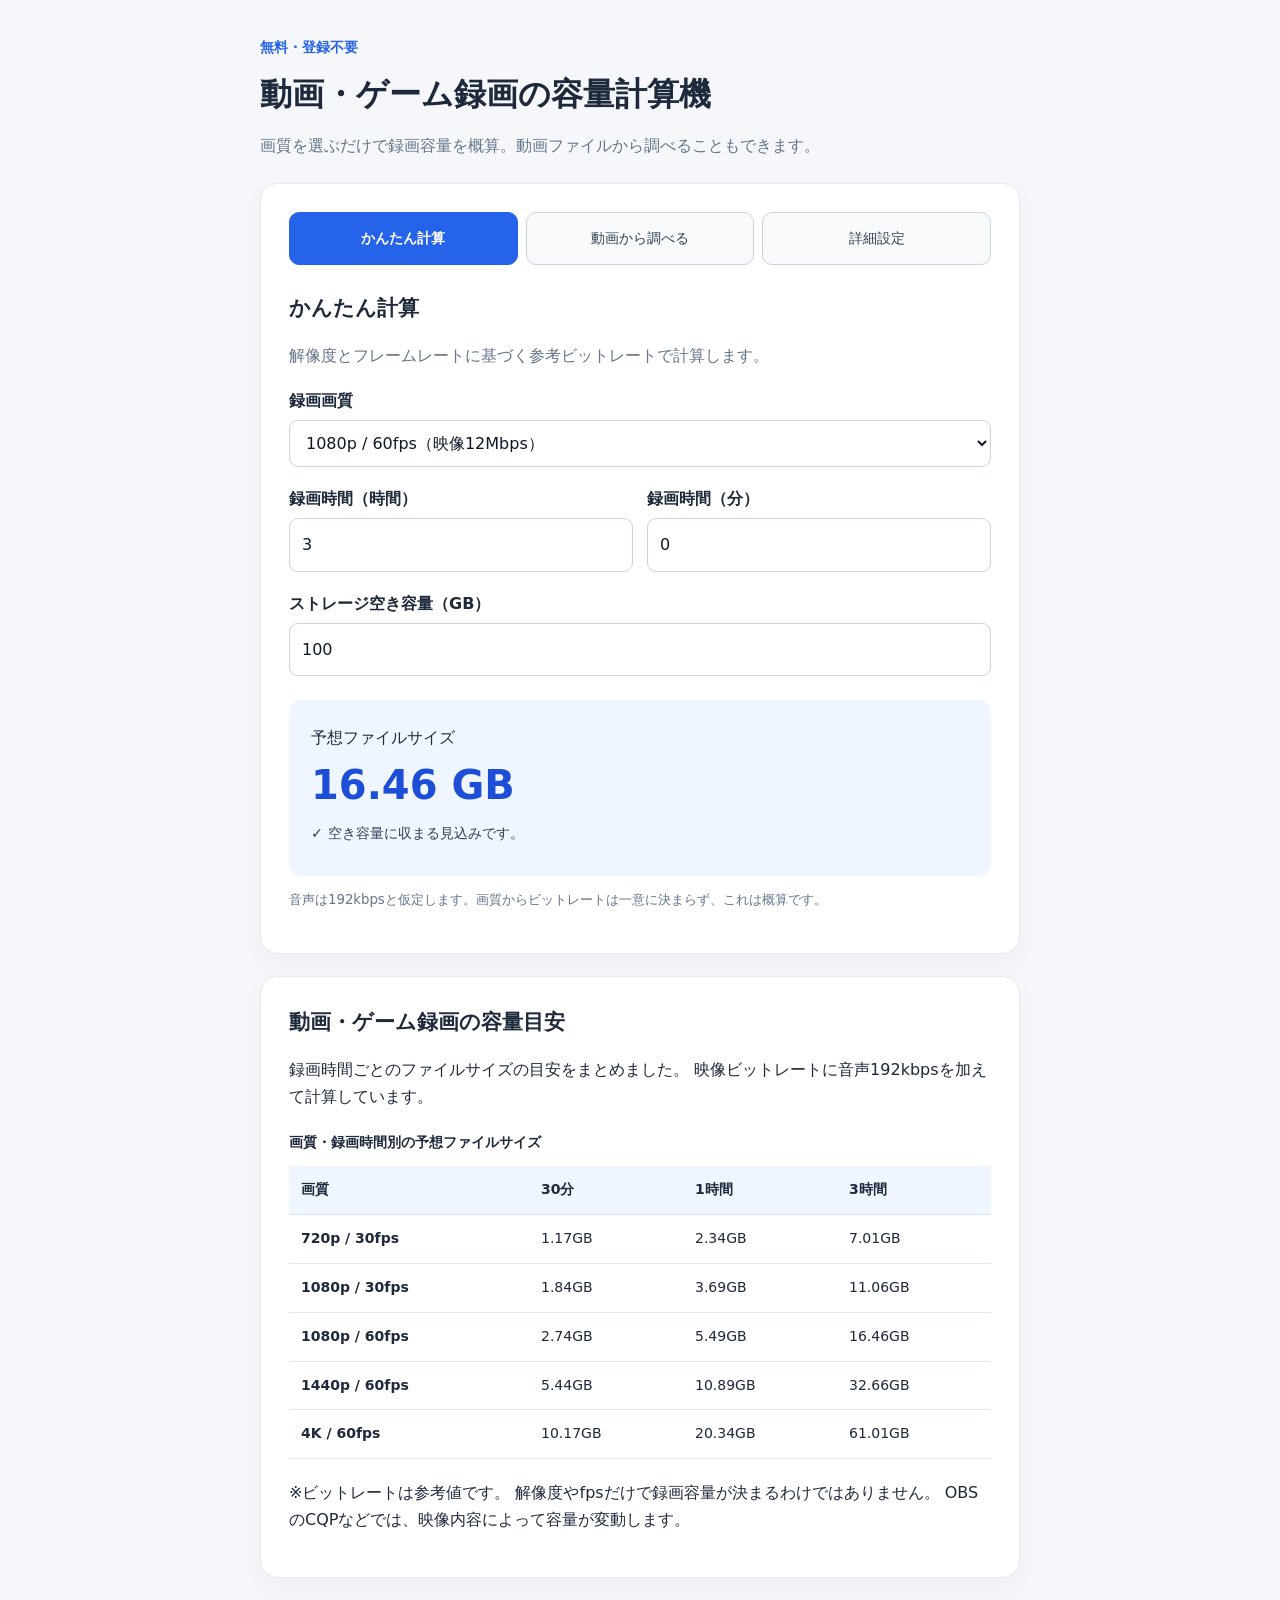
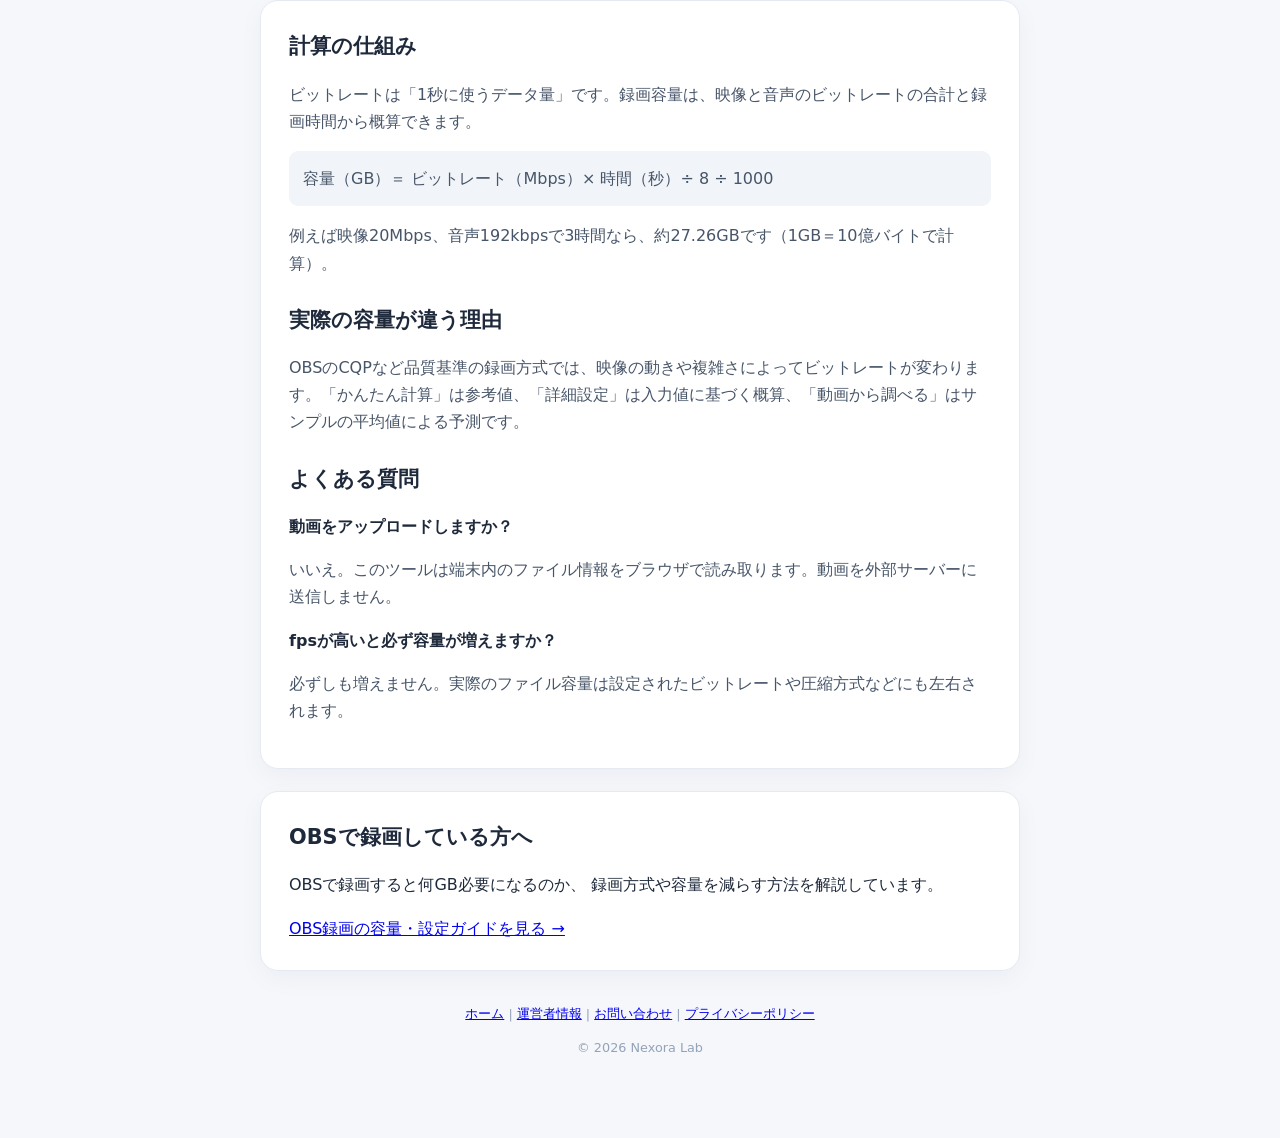
<file: index.html>
<!doctype html>
<html lang="ja">

<head>
  <meta charset="UTF-8">
  <meta name="viewport" content="width=device-width, initial-scale=1">
  <meta name="description" content="動画・ゲーム録画の容量を無料で計算。画質から概算、手元の動画から平均ビットレートを推定、OBSの設定値から詳細計算できます。">
  <meta name="google-site-verification" content="ZwyPeO56EyKTEj0ig4Zph3YsP8h_xKl-02OFlChP3ek" />
  <title>動画・ゲーム録画の容量計算機</title>
  <link rel="stylesheet" href="style.css">
  <script src="script.js" defer></script>
  <!-- Cloudflare Web Analytics -->
  <script type='module' src='https://static.cloudflareinsights.com/beacon.min.js' data-cf-beacon='{"token": "d327a57d81ee4e0887fe18182597323a"}'></script>
  <!-- End Cloudflare Web Analytics -->
</head>
<body>
  <main class="container">
    <header class="hero">
      <p class="eyebrow">無料・登録不要</p>
      <h1>動画・ゲーム録画の容量計算機</h1>
      <p>画質を選ぶだけで録画容量を概算。動画ファイルから調べることもできます。</p>
    </header>

    <section class="card" aria-label="容量計算ツール">
      <div class="tabs" role="tablist" aria-label="計算方法">
        <button type="button" class="tab active" role="tab" id="tab-easy" aria-controls="panel-easy" aria-selected="true" tabindex="0" data-tab="easy">かんたん計算</button>
        <button type="button" class="tab" role="tab" id="tab-file" aria-controls="panel-file" aria-selected="false" tabindex="-1" data-tab="file">動画から調べる</button>
        <button type="button" class="tab" role="tab" id="tab-detail" aria-controls="panel-detail" aria-selected="false" tabindex="-1" data-tab="detail">詳細設定</button>
      </div>

      <section id="panel-easy" class="panel" role="tabpanel" aria-labelledby="tab-easy">
        <h2>かんたん計算</h2>
        <p class="muted">解像度とフレームレートに基づく参考ビットレートで計算します。</p>
        <label for="quality">録画画質</label>
        <select id="quality">
          <option value="5">720p / 30fps（映像5Mbps）</option>
          <option value="8">1080p / 30fps（映像8Mbps）</option>
          <option value="12" selected>1080p / 60fps（映像12Mbps）</option>
          <option value="24">1440p / 60fps（映像24Mbps）</option>
          <option value="45">4K / 60fps（映像45Mbps）</option>
        </select>
        <div class="two-col">
          <div>
            <label for="easyHours">録画時間（時間）</label>
            <input id="easyHours" type="number" min="0" step="1" value="3">
          </div>
          <div>
            <label for="easyMinutes">録画時間（分）</label>
            <input id="easyMinutes" type="number" min="0" max="59" step="1" value="0">
          </div>
        </div>
        <label for="easyStorage">ストレージ空き容量（GB）</label>
        <input id="easyStorage" type="number" min="0" step="any" value="100">
        <div class="result" aria-live="polite">
          <p>予想ファイルサイズ</p>
          <output id="easySize" class="big">—</output>
          <p id="easyStatus" class="status"></p>
        </div>
        <p class="muted small">音声は192kbpsと仮定します。画質からビットレートは一意に決まらず、これは概算です。</p>
      </section>

      <section id="panel-file" class="panel" role="tabpanel" aria-labelledby="tab-file" hidden>
        <h2>動画から調べる</h2>
        <p class="muted">サンプル動画のファイルサイズと再生時間から、全体の平均ビットレートを推定します。</p>
        <label for="videoFile">手元の動画を選択</label>
        <input id="videoFile" type="file" accept="video/*,.mp4,.mov,.webm,.mkv">
        <p class="muted small">動画はサーバーへ送信しません。ブラウザで再生時間を読めない形式には対応できません。</p>
        <div class="two-col">
          <div>
            <label for="fileHours">予測する時間（時間）</label>
            <input id="fileHours" type="number" min="0" step="1" value="3">
          </div>
          <div>
            <label for="fileMinutes">予測する時間（分）</label>
            <input id="fileMinutes" type="number" min="0" max="59" step="1" value="0">
          </div>
        </div>
        <div id="fileResult" class="result" aria-live="polite">
          <p>平均総ビットレート</p>
          <output id="detectedBitrate" class="medium">—</output>
          <p>指定時間の予想容量</p>
          <output id="fileSize" class="big">—</output>
          <p id="fileStatus" class="status">動画を選択してください。</p>
        </div>
        <p class="muted small">平均総ビットレートには音声やコンテナ情報なども含まれます。映像内容や録画設定が変わると予測が外れることがあります。</p>
      </section>

      <section id="panel-detail" class="panel" role="tabpanel" aria-labelledby="tab-detail" hidden>
        <h2>詳細設定</h2>
        <p class="muted">OBSなどで設定した映像・音声ビットレートを入力します。</p>
        <label for="videoBitrate">映像ビットレート（Mbps）</label>
        <input id="videoBitrate" type="number" min="0.01" step="any" value="20">
        <label for="audioBitrate">音声ビットレート（kbps）</label>
        <input id="audioBitrate" type="number" min="0" step="any" value="192">
        <div class="two-col">
          <div>
            <label for="detailHours">録画時間（時間）</label>
            <input id="detailHours" type="number" min="0" step="1" value="3">
          </div>
          <div>
            <label for="detailMinutes">録画時間（分）</label>
            <input id="detailMinutes" type="number" min="0" max="59" step="1" value="0">
          </div>
        </div>
        <label for="detailStorage">ストレージ空き容量（GB）</label>
        <input id="detailStorage" type="number" min="0" step="any" value="100">
        <div class="result" aria-live="polite">
          <p>予想ファイルサイズ</p>
          <output id="detailSize" class="big">—</output>
          <p id="detailStatus" class="status"></p>
        </div>
      </section>
    </section>

    <section class="card article" aria-labelledby="capacity-guide">
  <h2 id="capacity-guide">
    動画・ゲーム録画の容量目安
  </h2>

  <p>
    録画時間ごとのファイルサイズの目安をまとめました。
    映像ビットレートに音声192kbpsを加えて計算しています。
  </p>

  <div class="table-wrapper">
    <table>
      <caption>画質・録画時間別の予想ファイルサイズ</caption>

      <thead>
        <tr>
          <th scope="col">画質</th>
          <th scope="col">30分</th>
          <th scope="col">1時間</th>
          <th scope="col">3時間</th>
        </tr>
      </thead>

      <tbody>
        <tr>
          <th scope="row">720p / 30fps</th>
          <td>1.17GB</td>
          <td>2.34GB</td>
          <td>7.01GB</td>
        </tr>

        <tr>
          <th scope="row">1080p / 30fps</th>
          <td>1.84GB</td>
          <td>3.69GB</td>
          <td>11.06GB</td>
        </tr>

        <tr>
          <th scope="row">1080p / 60fps</th>
          <td>2.74GB</td>
          <td>5.49GB</td>
          <td>16.46GB</td>
        </tr>

        <tr>
          <th scope="row">1440p / 60fps</th>
          <td>5.44GB</td>
          <td>10.89GB</td>
          <td>32.66GB</td>
        </tr>

        <tr>
          <th scope="row">4K / 60fps</th>
          <td>10.17GB</td>
          <td>20.34GB</td>
          <td>61.01GB</td>
        </tr>
      </tbody>
    </table>
  </div>

  <p class="hint">
    ※ビットレートは参考値です。
    解像度やfpsだけで録画容量が決まるわけではありません。
    OBSのCQPなどでは、映像内容によって容量が変動します。
  </p>
</section>

    <article class="card guide">
      <h2>計算の仕組み</h2>
      <p>ビットレートは「1秒に使うデータ量」です。録画容量は、映像と音声のビットレートの合計と録画時間から概算できます。</p>
      <p class="formula">容量（GB）＝ ビットレート（Mbps）× 時間（秒）÷ 8 ÷ 1000</p>
      <p>例えば映像20Mbps、音声192kbpsで3時間なら、約27.26GBです（1GB＝10億バイトで計算）。</p>
      <h2>実際の容量が違う理由</h2>
      <p>OBSのCQPなど品質基準の録画方式では、映像の動きや複雑さによってビットレートが変わります。「かんたん計算」は参考値、「詳細設定」は入力値に基づく概算、「動画から調べる」はサンプルの平均値による予測です。</p>
      <h2>よくある質問</h2>
      <h3>動画をアップロードしますか？</h3>
      <p>いいえ。このツールは端末内のファイル情報をブラウザで読み取ります。動画を外部サーバーに送信しません。</p>
      <h3>fpsが高いと必ず容量が増えますか？</h3>
      <p>必ずしも増えません。実際のファイル容量は設定されたビットレートや圧縮方式などにも左右されます。</p>
    </article>
    <section class="card">
  <h2>OBSで録画している方へ</h2>

  <p>
    OBSで録画すると何GB必要になるのか、
    録画方式や容量を減らす方法を解説しています。
  </p>

  <a href="/obs-recording-guide.html">
    OBS録画の容量・設定ガイドを見る →
  </a>
</section>
    <footer>
  <nav aria-label="フッターナビゲーション">
    <a href="/">ホーム</a> |
    <a href="/about.html">運営者情報</a> |
    <a href="/contact.html">お問い合わせ</a> |
    <a href="/privacy.html">プライバシーポリシー</a>
  </nav>

    <p>© 2026 Nexora Lab</p>
</footer>
  </main>
</body>
</html>
</file>
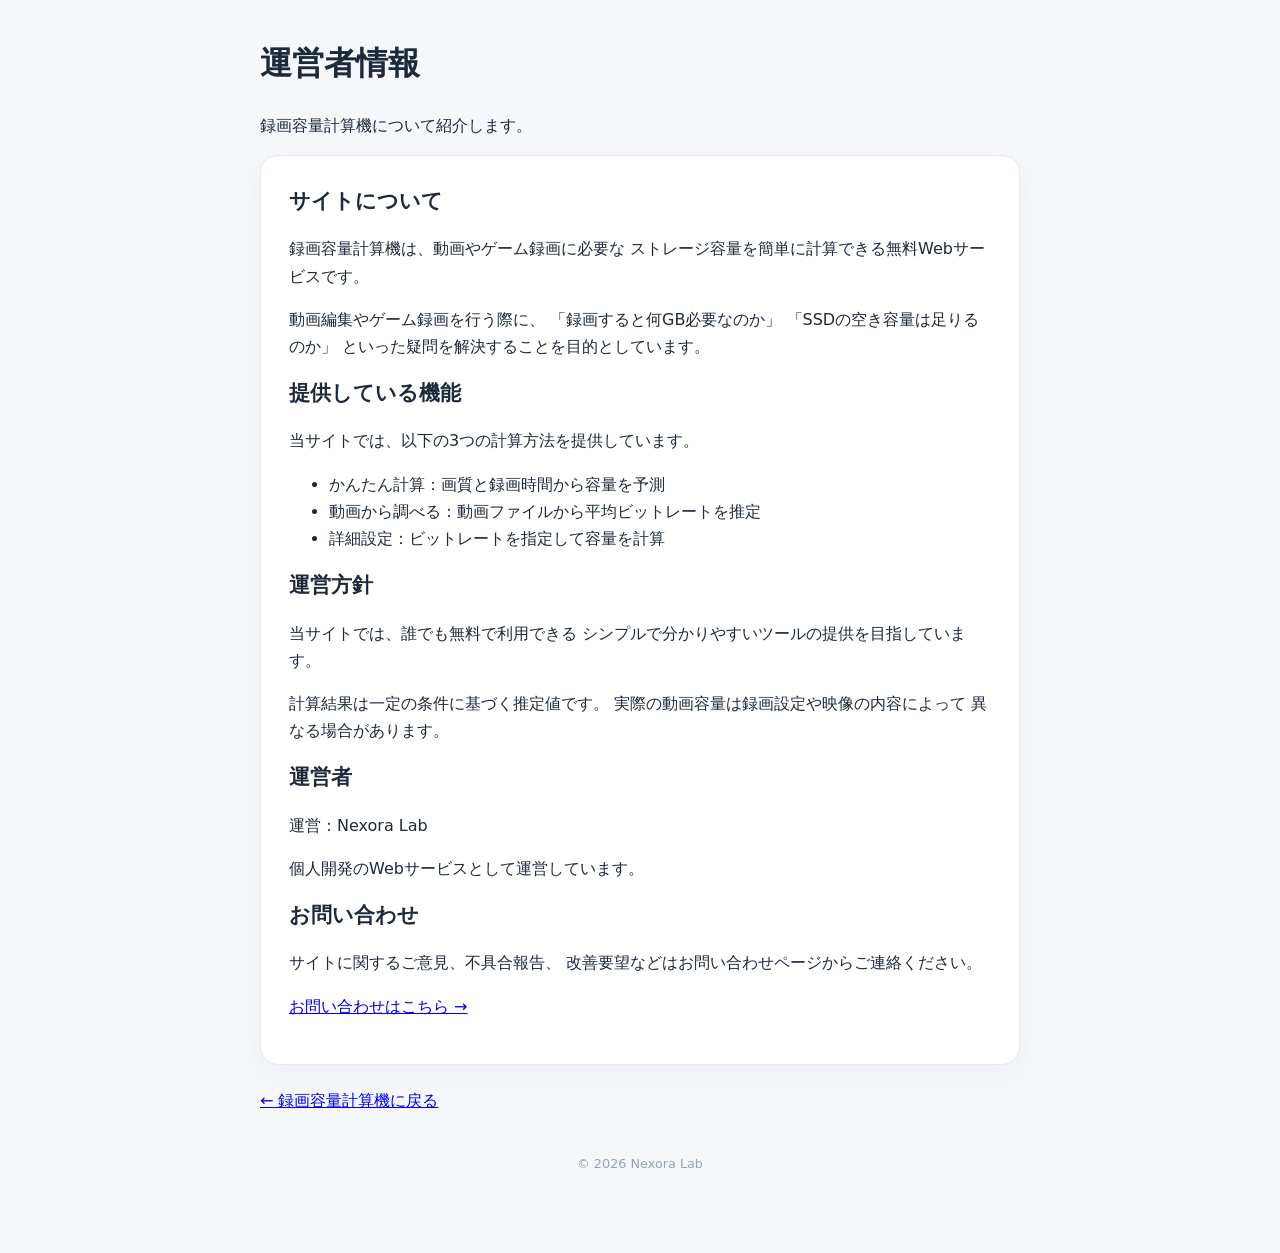
<file: about.html>
<!DOCTYPE html>
<html lang="ja">
<head>
  <meta charset="UTF-8">
  <meta name="viewport" content="width=device-width, initial-scale=1.0">

  <title>運営者情報 | 録画容量計算機</title>

  <meta
    name="description"
    content="録画容量計算機の運営者情報。サイトの目的、提供機能、運営方針について紹介します。"
  >

  <link rel="stylesheet" href="style.css">

  <!-- Cloudflare Web Analytics -->
  <script
    type="module"
    src="https://static.cloudflareinsights.com/beacon.min.js"
    data-cf-beacon='{"token":"d327a57d81ee4e0887fe18182597323a"}'
  ></script>
</head>

<body>
  <main class="container">

    <h1>運営者情報</h1>

    <p class="description">
      録画容量計算機について紹介します。
    </p>

    <section class="card">

      <h2>サイトについて</h2>

      <p>
        録画容量計算機は、動画やゲーム録画に必要な
        ストレージ容量を簡単に計算できる無料Webサービスです。
      </p>

      <p>
        動画編集やゲーム録画を行う際に、
        「録画すると何GB必要なのか」
        「SSDの空き容量は足りるのか」
        といった疑問を解決することを目的としています。
      </p>

      <h2>提供している機能</h2>

      <p>
        当サイトでは、以下の3つの計算方法を提供しています。
      </p>

      <ul>
        <li>かんたん計算：画質と録画時間から容量を予測</li>
        <li>動画から調べる：動画ファイルから平均ビットレートを推定</li>
        <li>詳細設定：ビットレートを指定して容量を計算</li>
      </ul>

      <h2>運営方針</h2>

      <p>
        当サイトでは、誰でも無料で利用できる
        シンプルで分かりやすいツールの提供を目指しています。
      </p>

      <p>
        計算結果は一定の条件に基づく推定値です。
        実際の動画容量は録画設定や映像の内容によって
        異なる場合があります。
      </p>

      <h2>運営者</h2>

      <p>
        運営：Nexora Lab
      </p>

      <p>
        個人開発のWebサービスとして運営しています。
      </p>

      <h2>お問い合わせ</h2>

      <p>
        サイトに関するご意見、不具合報告、
        改善要望などはお問い合わせページからご連絡ください。
      </p>

      <p>
        <a href="/contact.html">お問い合わせはこちら →</a>
      </p>

    </section>

    <p>
      <a href="/">← 録画容量計算機に戻る</a>
    </p>

    <footer>
      <p>© 2026 Nexora Lab</p>
    </footer>

  </main>
</body>
</html>
</file>
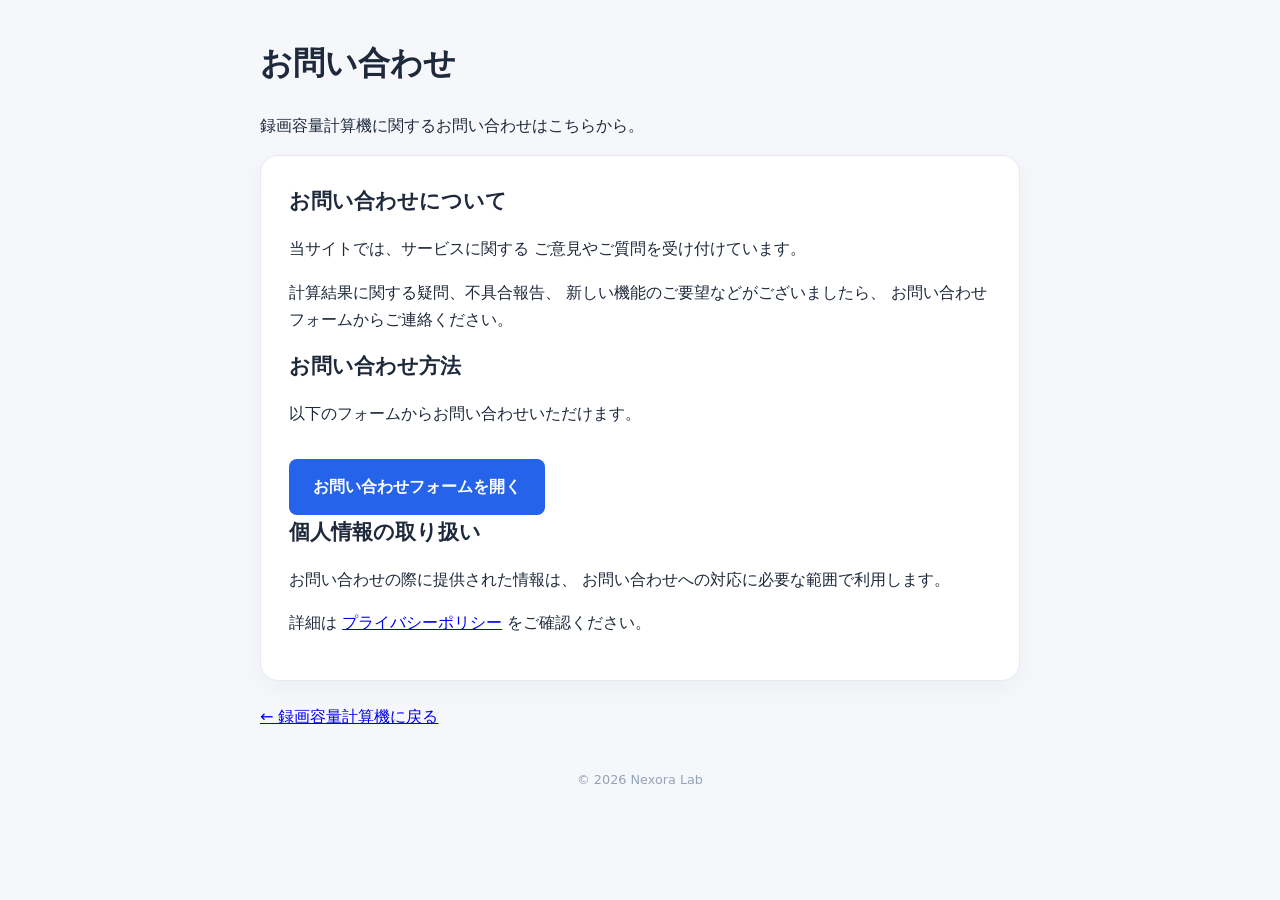
<file: contact.html>
<!DOCTYPE html>
<html lang="ja">
<head>
  <meta charset="UTF-8">
  <meta name="viewport" content="width=device-width, initial-scale=1.0">

  <title>お問い合わせ | 録画容量計算機</title>

  <meta
    name="description"
    content="録画容量計算機へのお問い合わせ、不具合報告、改善要望はこちらから。"
  >

  <link rel="stylesheet" href="style.css">

  <!-- Cloudflare Web Analytics -->
  <script
    type="module"
    src="https://static.cloudflareinsights.com/beacon.min.js"
    data-cf-beacon='{"token":"d327a57d81ee4e0887fe18182597323a"}'
  ></script>
</head>

<body>
  <main class="container">

    <h1>お問い合わせ</h1>

    <p class="description">
      録画容量計算機に関するお問い合わせはこちらから。
    </p>

    <section class="card">

      <h2>お問い合わせについて</h2>

      <p>
        当サイトでは、サービスに関する
        ご意見やご質問を受け付けています。
      </p>

      <p>
        計算結果に関する疑問、不具合報告、
        新しい機能のご要望などがございましたら、
        お問い合わせフォームからご連絡ください。
      </p>

      <h2>お問い合わせ方法</h2>

      <p>
        以下のフォームからお問い合わせいただけます。
      </p>

      <a href="https://forms.gle/UT3aYxvuPyHifxYB6" target="_blank" rel="noopener noreferrer" class="contact-button">
        お問い合わせフォームを開く
      </a>

      <h2>個人情報の取り扱い</h2>

      <p>
        お問い合わせの際に提供された情報は、
        お問い合わせへの対応に必要な範囲で利用します。
      </p>

      <p>
        詳細は
        <a href="/privacy.html">プライバシーポリシー</a>
        をご確認ください。
      </p>

    </section>

    <p>
      <a href="/">← 録画容量計算機に戻る</a>
    </p>

    <footer>
      <p>© 2026 Nexora Lab</p>
    </footer>

  </main>
</body>
</html>
</file>
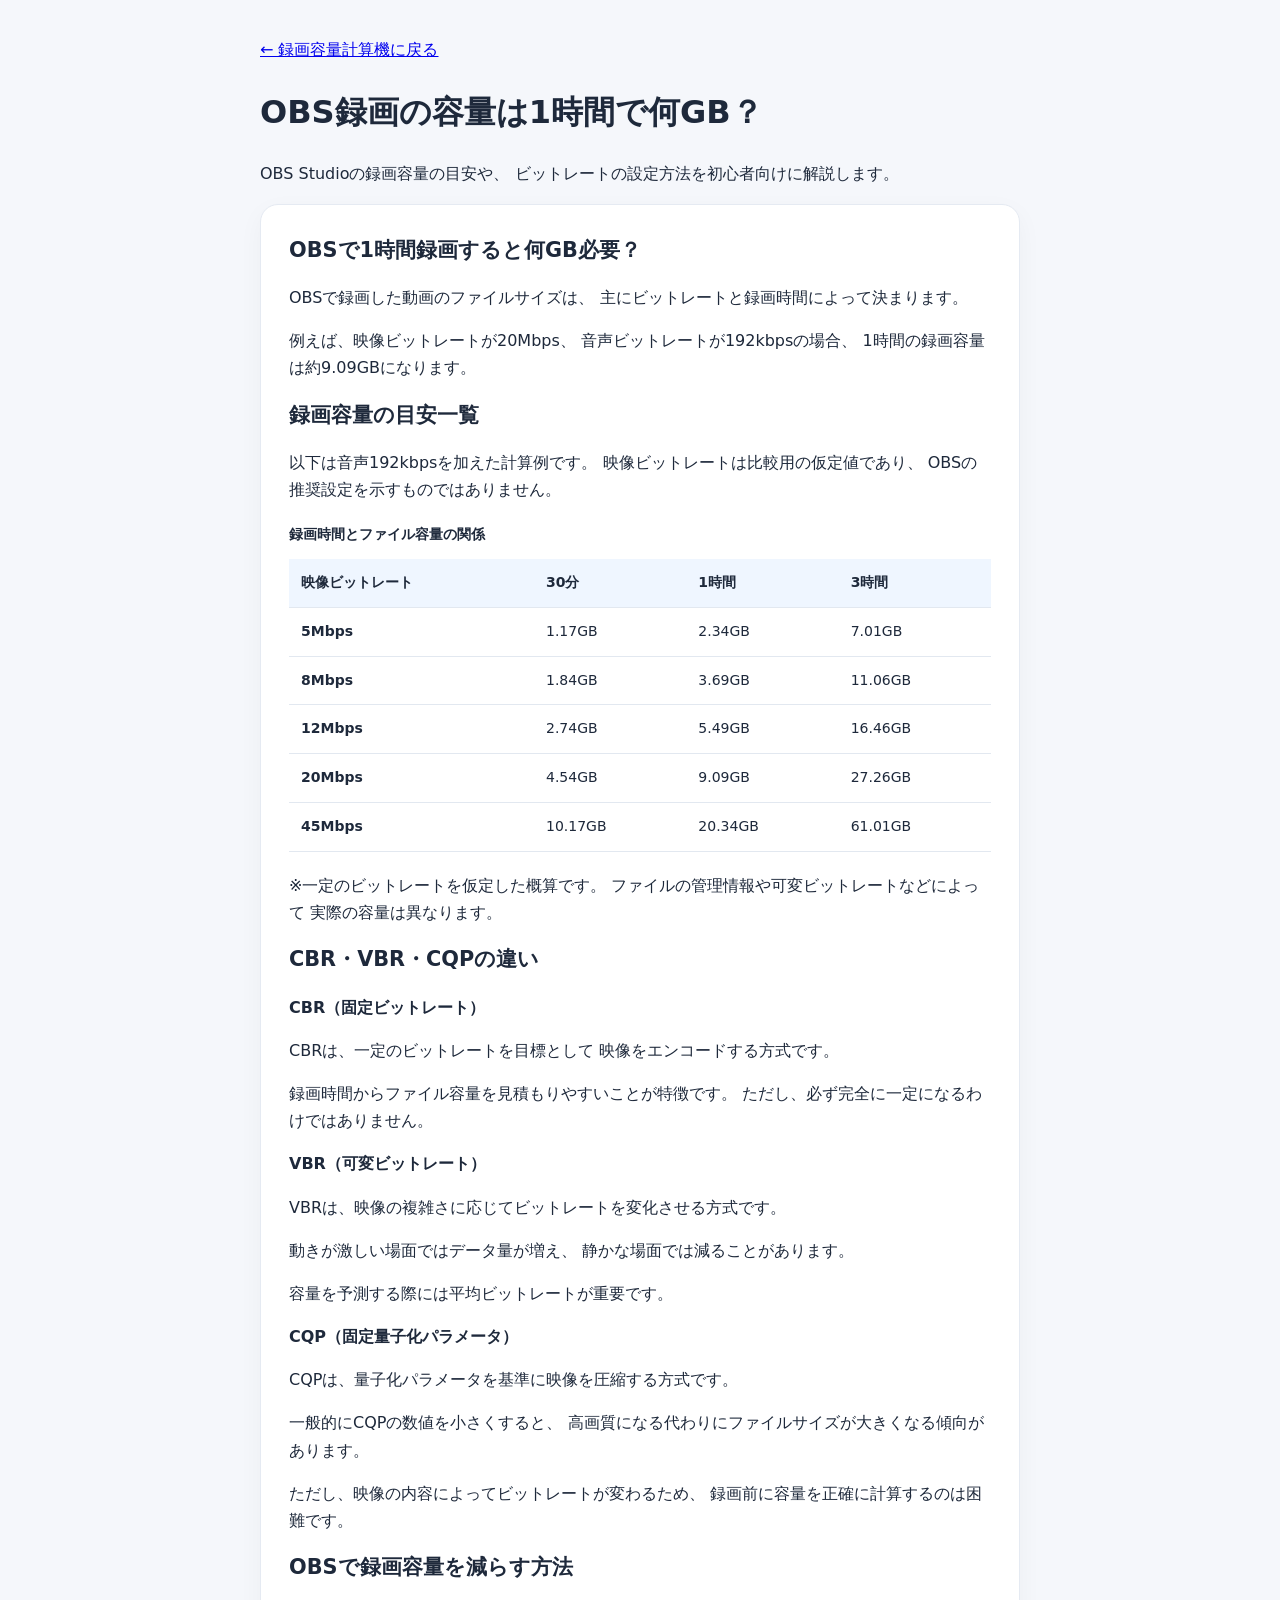
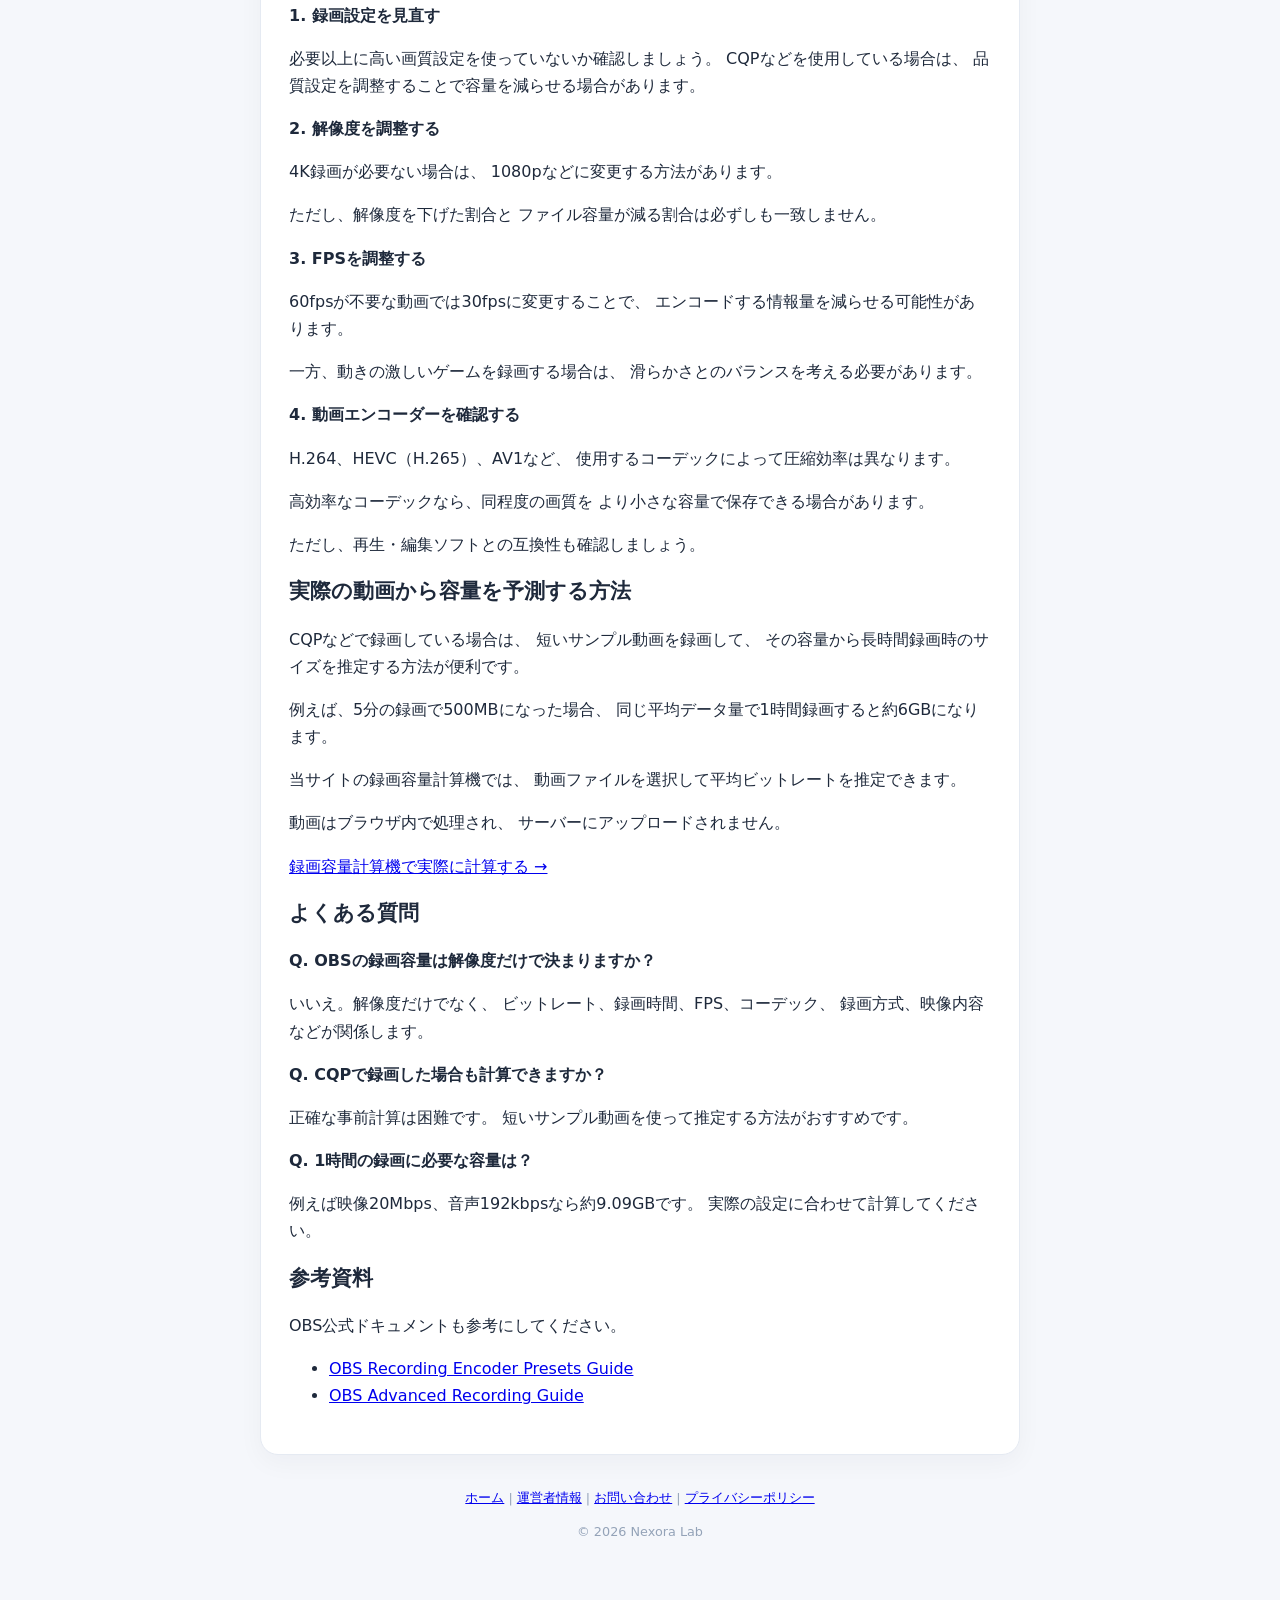
<file: obs-recording-guide.html>
<!DOCTYPE html>
<html lang="ja">
<head>
  <meta charset="UTF-8">
  <meta name="viewport" content="width=device-width, initial-scale=1.0">

  <title>OBS録画の容量は1時間で何GB？設定と計算方法を解説 | Nexora Lab</title>

  <meta
    name="description"
    content="OBSで1時間録画すると何GB必要？1080p・60fpsや4K録画の容量目安、CBR・VBR・CQPの違い、録画容量を減らす方法を解説します。"
  >

  <link
    rel="canonical"
    href="https://recording-calculator.nexora-lab.workers.dev/obs-recording-guide.html"
  >

  <link rel="stylesheet" href="style.css">

  <!-- Cloudflare Web Analytics -->
  <script
    type="module"
    src="https://static.cloudflareinsights.com/beacon.min.js"
    data-cf-beacon='{"token":"d327a57d81ee4e0887fe18182597323a"}'
  ></script>
</head>

<body>
  <main class="container">

    <header>
      <p><a href="/">← 録画容量計算機に戻る</a></p>

      <h1>OBS録画の容量は1時間で何GB？</h1>

      <p class="description">
        OBS Studioの録画容量の目安や、
        ビットレートの設定方法を初心者向けに解説します。
      </p>
    </header>

    <article class="card article">

      <h2>OBSで1時間録画すると何GB必要？</h2>

      <p>
        OBSで録画した動画のファイルサイズは、
        主にビットレートと録画時間によって決まります。
      </p>

      <p>
        例えば、映像ビットレートが20Mbps、
        音声ビットレートが192kbpsの場合、
        1時間の録画容量は約9.09GBになります。
      </p>

      <h2>録画容量の目安一覧</h2>

      <p>
        以下は音声192kbpsを加えた計算例です。
        映像ビットレートは比較用の仮定値であり、
        OBSの推奨設定を示すものではありません。
      </p>

      <div class="table-wrapper">
        <table>
          <caption>録画時間とファイル容量の関係</caption>

          <thead>
            <tr>
              <th scope="col">映像ビットレート</th>
              <th scope="col">30分</th>
              <th scope="col">1時間</th>
              <th scope="col">3時間</th>
            </tr>
          </thead>

          <tbody>
            <tr>
              <th scope="row">5Mbps</th>
              <td>1.17GB</td>
              <td>2.34GB</td>
              <td>7.01GB</td>
            </tr>

            <tr>
              <th scope="row">8Mbps</th>
              <td>1.84GB</td>
              <td>3.69GB</td>
              <td>11.06GB</td>
            </tr>

            <tr>
              <th scope="row">12Mbps</th>
              <td>2.74GB</td>
              <td>5.49GB</td>
              <td>16.46GB</td>
            </tr>

            <tr>
              <th scope="row">20Mbps</th>
              <td>4.54GB</td>
              <td>9.09GB</td>
              <td>27.26GB</td>
            </tr>

            <tr>
              <th scope="row">45Mbps</th>
              <td>10.17GB</td>
              <td>20.34GB</td>
              <td>61.01GB</td>
            </tr>
          </tbody>
        </table>
      </div>

      <p class="hint">
        ※一定のビットレートを仮定した概算です。
        ファイルの管理情報や可変ビットレートなどによって
        実際の容量は異なります。
      </p>

      <h2>CBR・VBR・CQPの違い</h2>

      <h3>CBR（固定ビットレート）</h3>

      <p>
        CBRは、一定のビットレートを目標として
        映像をエンコードする方式です。
      </p>

      <p>
        録画時間からファイル容量を見積もりやすいことが特徴です。
        ただし、必ず完全に一定になるわけではありません。
      </p>

      <h3>VBR（可変ビットレート）</h3>

      <p>
        VBRは、映像の複雑さに応じてビットレートを変化させる方式です。
      </p>

      <p>
        動きが激しい場面ではデータ量が増え、
        静かな場面では減ることがあります。
      </p>

      <p>
        容量を予測する際には平均ビットレートが重要です。
      </p>

      <h3>CQP（固定量子化パラメータ）</h3>

      <p>
        CQPは、量子化パラメータを基準に映像を圧縮する方式です。
      </p>

      <p>
        一般的にCQPの数値を小さくすると、
        高画質になる代わりにファイルサイズが大きくなる傾向があります。
      </p>

      <p>
        ただし、映像の内容によってビットレートが変わるため、
        録画前に容量を正確に計算するのは困難です。
      </p>

      <h2>OBSで録画容量を減らす方法</h2>

      <h3>1. 録画設定を見直す</h3>

      <p>
        必要以上に高い画質設定を使っていないか確認しましょう。
        CQPなどを使用している場合は、
        品質設定を調整することで容量を減らせる場合があります。
      </p>

      <h3>2. 解像度を調整する</h3>

      <p>
        4K録画が必要ない場合は、
        1080pなどに変更する方法があります。
      </p>

      <p>
        ただし、解像度を下げた割合と
        ファイル容量が減る割合は必ずしも一致しません。
      </p>

      <h3>3. FPSを調整する</h3>

      <p>
        60fpsが不要な動画では30fpsに変更することで、
        エンコードする情報量を減らせる可能性があります。
      </p>

      <p>
        一方、動きの激しいゲームを録画する場合は、
        滑らかさとのバランスを考える必要があります。
      </p>

      <h3>4. 動画エンコーダーを確認する</h3>

      <p>
        H.264、HEVC（H.265）、AV1など、
        使用するコーデックによって圧縮効率は異なります。
      </p>

      <p>
        高効率なコーデックなら、同程度の画質を
        より小さな容量で保存できる場合があります。
      </p>

      <p>
        ただし、再生・編集ソフトとの互換性も確認しましょう。
      </p>

      <h2>実際の動画から容量を予測する方法</h2>

      <p>
        CQPなどで録画している場合は、
        短いサンプル動画を録画して、
        その容量から長時間録画時のサイズを推定する方法が便利です。
      </p>

      <p>
        例えば、5分の録画で500MBになった場合、
        同じ平均データ量で1時間録画すると約6GBになります。
      </p>

      <p>
        当サイトの録画容量計算機では、
        動画ファイルを選択して平均ビットレートを推定できます。
      </p>

      <p>
        動画はブラウザ内で処理され、
        サーバーにアップロードされません。
      </p>

      <p>
        <a href="/">録画容量計算機で実際に計算する →</a>
      </p>

      <h2>よくある質問</h2>

      <h3>Q. OBSの録画容量は解像度だけで決まりますか？</h3>

      <p>
        いいえ。解像度だけでなく、
        ビットレート、録画時間、FPS、コーデック、
        録画方式、映像内容などが関係します。
      </p>

      <h3>Q. CQPで録画した場合も計算できますか？</h3>

      <p>
        正確な事前計算は困難です。
        短いサンプル動画を使って推定する方法がおすすめです。
      </p>

      <h3>Q. 1時間の録画に必要な容量は？</h3>

      <p>
        例えば映像20Mbps、音声192kbpsなら約9.09GBです。
        実際の設定に合わせて計算してください。
      </p>

      <h2>参考資料</h2>

      <p>
        OBS公式ドキュメントも参考にしてください。
      </p>

      <ul>
        <li>
          <a
            href="https://obsproject.com/kb/recording-encoder-presets-guide"
            target="_blank"
            rel="noopener noreferrer"
          >
            OBS Recording Encoder Presets Guide
          </a>
        </li>

        <li>
          <a
            href="https://obsproject.com/kb/advanced-recording-guide-and-multi-track-audio"
            target="_blank"
            rel="noopener noreferrer"
          >
            OBS Advanced Recording Guide
          </a>
        </li>
      </ul>

    </article>

    <footer>
      <nav aria-label="フッターナビゲーション">
        <a href="/">ホーム</a> |
        <a href="/about.html">運営者情報</a> |
        <a href="/contact.html">お問い合わせ</a> |
        <a href="/privacy.html">プライバシーポリシー</a>
      </nav>

      <p>© 2026 Nexora Lab</p>
    </footer>

  </main>
</body>
</html>
</file>
<file: style.css>
:root {
  color-scheme: light;
  font-family: system-ui, -apple-system, "Hiragino Kaku Gothic ProN", "Noto Sans JP", sans-serif;
}

* {
  box-sizing: border-box;
}

body {
  margin: 0;
  background: #f5f7fb;
  color: #1e293b;
  line-height: 1.7;
}

.container {
  width: min(100% - 32px, 760px);
  margin: 36px auto;
}

.hero {
  margin-bottom: 24px;
}

.hero h1 {
  font-size: clamp(1.55rem, 5vw, 2rem);
  line-height: 1.35;
  margin: 4px 0 10px;
}

.hero p {
  color: #64748b;
}

.eyebrow {
  color: #2563eb !important;
  font-size: .85rem;
  font-weight: 700;
}

.card {
  background: #fff;
  border: 1px solid #e5eaf2;
  border-radius: 18px;
  padding: 28px;
  margin-bottom: 22px;
  box-shadow: 0 8px 26px #0f172a0a;
}

.tabs {
  display: grid;
  grid-template-columns: repeat(3, minmax(0, 1fr));
  gap: 8px;
  margin-bottom: 26px;
}

.tab {
  padding: 13px 6px;
  border: 1px solid #cbd5e1;
  border-radius: 10px;
  background: #f8fafc;
  color: #334155;
  font: inherit;
  font-size: .9rem;
  cursor: pointer;
}

.tab.active {
  color: #fff;
  background: #2563eb;
  border-color: #2563eb;
  font-weight: 700;
}

.tab:focus-visible,
input:focus-visible,
select:focus-visible {
  outline: 3px solid #93c5fd;
  outline-offset: 2px;
}

.panel[hidden] {
  display: none;
}

h2 {
  margin: 0 0 10px;
  font-size: 1.3rem;
}

h3 {
  font-size: 1rem;
  margin-bottom: 4px;
}

.muted {
  color: #64748b;
}

.small {
  font-size: .83rem;
}

label {
  display: block;
  margin: 18px 0 6px;
  font-weight: 650;
}

input,
select {
  display: block;
  width: 100%;
  border: 1px solid #cbd5e1;
  border-radius: 9px;
  padding: 12px;
  background: white;
  color: #0f172a;
  font: inherit;
  font-size: 1rem;
}

input[type="file"] {
  padding: 18px 12px;
  border-style: dashed;
}

.two-col {
  display: grid;
  grid-template-columns: repeat(2, minmax(0, 1fr));
  gap: 14px;
}

.result {
  background: #eff6ff;
  border-radius: 12px;
  padding: 22px;
  margin-top: 24px;
}

.result p {
  margin: 2px 0 8px;
}

.big,
.medium {
  display: block;
  font-weight: 750;
  color: #1d4ed8;
  line-height: 1.3;
  overflow-wrap: anywhere;
}

.big {
  font-size: clamp(1.8rem, 6vw, 2.5rem);
}

.medium {
  font-size: 1.4rem;
}

.status {
  font-size: .9rem;
  color: #334155;
  margin-top: 10px !important;
}

.guide h2:not(:first-child) {
  margin-top: 26px;
}

.guide p {
  color: #475569;
}

.formula {
  background: #f1f5f9;
  padding: 14px;
  border-radius: 9px;
  overflow-wrap: anywhere;
}

footer {
  text-align: center;
  color: #94a3b8;
  font-size: .8rem;
  padding: 10px 0 30px;
}

@media (max-width: 560px) {
  .container {
    margin-top: 20px;
  }

  .card {
    padding: 18px;
  }

  .tabs {
    gap: 5px;
  }

  .tab {
    font-size: .76rem;
    line-height: 1.4;
    padding: 12px 4px;
  }

  .two-col {
    grid-template-columns: 1fr;
    gap: 0;
  }
}

.contact-button {
  display: inline-block;
  margin-top: 16px;
  padding: 14px 24px;

  background-color: #2563eb;
  color: white;

  text-decoration: none;
  border-radius: 8px;

  font-weight: 600;
  transition: background-color 0.2s;
}

.contact-button:hover {
  background-color: #1d4ed8;
  color: white;
}

/* 録画容量の比較表 */

.table-wrapper {
  width: 100%;
  overflow-x: auto;
  margin-top: 20px;
}

table {
  width: 100%;
  border-collapse: collapse;
  font-size: 14px;
  text-align: left;
}

caption {
  margin-bottom: 12px;
  font-weight: 600;
  text-align: left;
}

th,
td {
  padding: 12px;
  border-bottom: 1px solid #e2e8f0;
  white-space: nowrap;
}

thead {
  background: #eff6ff;
}

th {
  font-weight: 600;
}

tbody tr:hover {
  background: #f8fafc;
}

/* 比較表 */

.table-wrapper {
  width: 100%;
  overflow-x: auto;
  margin: 20px 0;
}

table {
  width: 100%;
  border-collapse: collapse;
  text-align: left;
  font-size: 14px;
}

caption {
  text-align: left;
  margin-bottom: 12px;
  font-weight: 600;
}

th,
td {
  padding: 12px;
  border-bottom: 1px solid #e2e8f0;
  white-space: nowrap;
}

thead {
  background: #eff6ff;
}

tbody tr:hover {
  background: #f8fafc;
}
</file>
